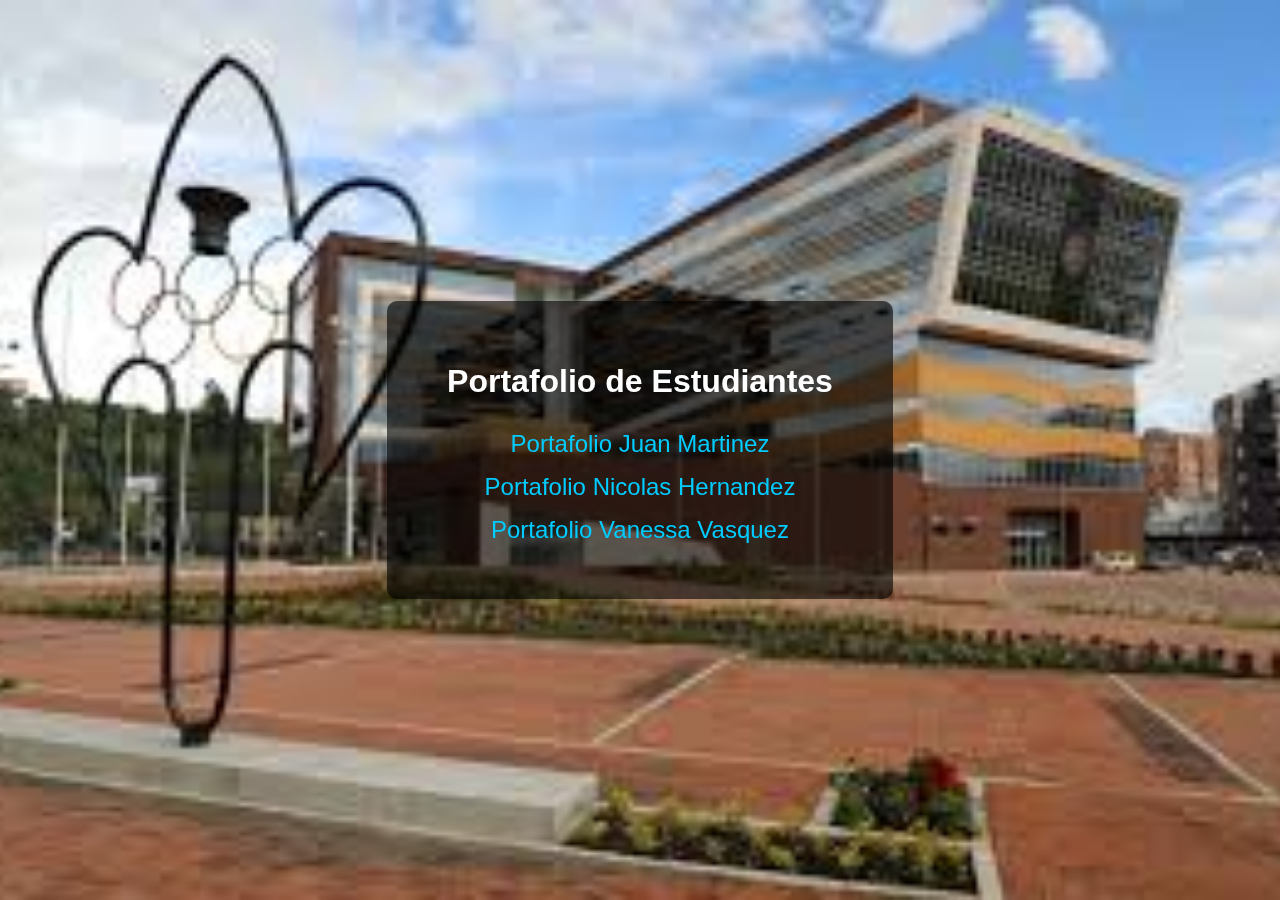
<file: index.html>
<!DOCTYPE html>
<html lang="es">
<head>
  <meta charset="UTF-8" />
  <meta name="viewport" content="width=device-width, initial-scale=1" />
  <title>Portafolios de Estudiantes</title>
  <link rel="stylesheet" href="css/styles.css" />
</head>
<body>
  <div class="background">
    <div class="container">
      <h1>Portafolio de Estudiantes</h1>
      <a href="pages/JuanRkt.html" target="_blank">Portafolio Juan Martinez</a>
      <a href="pages/Archi.html" target="_blank">Portafolio Nicolas Hernandez</a>
      <a href= "pages/Vanessa.html" target="_blank">Portafolio Vanessa Vasquez</a>
    </div>
  </div>
</body>
</html>
</file>
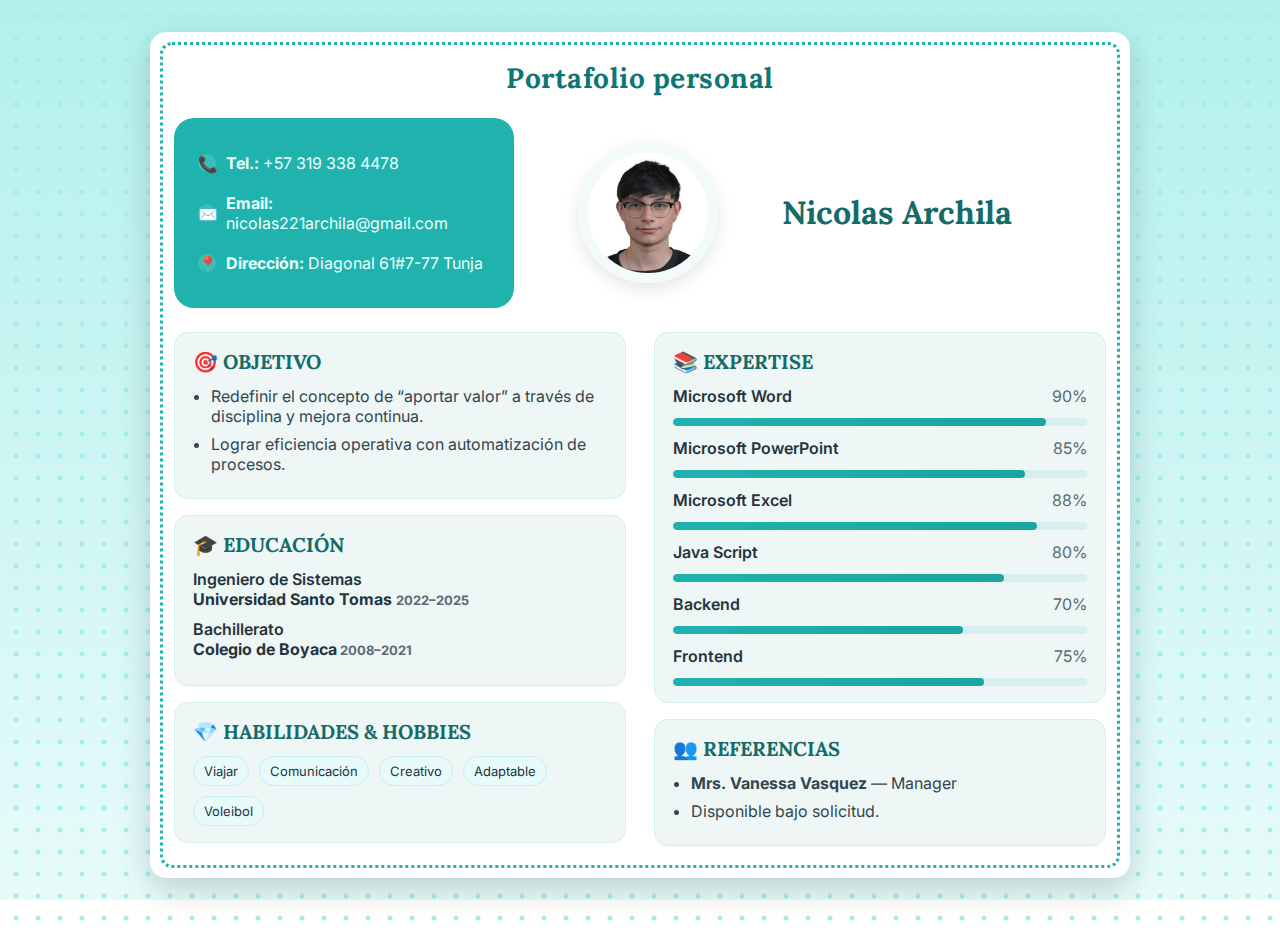
<file: pages/Archi.html>
<!DOCTYPE html>
<html lang="es">
<head>
  <meta charset="utf-8" />
  <meta name="viewport" content="width=device-width, initial-scale=1" />
  <title>Portafolio Personal – 1 página</title>
  <link rel="preconnect" href="https://fonts.gstatic.com" crossorigin>
  <link href="https://fonts.googleapis.com/css2?family=Inter:wght@300;400;600;800&family=Lora:wght@500;700&display=swap" rel="stylesheet">
  <style>
    :root{
      --accent:#20b3ad;         
      --accent-2:#1aa59f;
      --ink:#24343d;
      --muted:#5b6a72;
      --paper:#ffffff;
      --soft:#eef7f6;
    }
    *{box-sizing:border-box}
    html,body{height:100%}
    body{
      margin:0; font-family:Inter,system-ui,Segoe UI,Roboto,Helvetica,Arial,sans-serif;
      color:var(--ink); background:
        radial-gradient(circle at 16px 16px,#a4efe9 2px,transparent 3px) 0 0/22px 22px,
        linear-gradient(#b2f0ec,#e7fbfa) fixed; 
    }
    .page{max-width:980px; margin:32px auto; background:var(--paper); box-shadow:0 12px 32px rgba(2,26,34,.18);
      border-radius:16px; overflow:hidden; position:relative}
    .page:before{content:""; position:absolute; inset:10px; border:3px dotted var(--accent); pointer-events:none; border-radius:12px}

    header.hero{padding:28px 32px 12px; text-align:center}
    header.hero h1{font-family:Lora,Georgia,serif; letter-spacing:.5px; margin:0; font-size:28px; color:#0e7773}
    header.hero p{margin:10px auto 0; max-width:860px; color:var(--muted); font-size:14px}

    .top{display:grid; grid-template-columns:340px 1fr; gap:24px; padding:10px 24px 24px; align-items:stretch}
    .contact{
      background:var(--accent); color:#eaffff; border-radius:20px; padding:22px 22px 22px 24px; position:relative;
      display:flex; flex-direction:column; justify-content:center; min-height:190px;
    }
    .contact .row{display:flex; gap:10px; align-items:center; margin:10px 0}
    .contact .ico{width:18px; height:18px; display:inline-grid; place-items:center; background:#fff2; border-radius:50%}
    .contact a{color:#eaffff; text-decoration:none}

    .idblock{position:relative; padding-right:24px; display:flex; align-items:center; gap:24px}
    .avatar{position:relative; width:140px; height:140px; flex:0 0 140px; border-radius:50%; border:10px solid #f3fbfa; box-shadow:0 6px 18px rgba(0,0,0,.1); overflow:hidden}
    .avatar img{width:100%; height:100%; object-fit:cover; display:block}

    .who{display:flex; flex-direction:column}
    .who .name{font-family:Lora,Georgia,serif; font-weight:700; font-size:32px; line-height:1.1; margin:0; color:#156b68}
    .who .role{font-style:italic; font-size:18px; color:#2d8a86; margin-top:6px}

 
    .content{display:grid; grid-template-columns:1fr 1fr; gap:28px; padding:0 24px 32px 24px}
    section h3{display:flex; align-items:center; gap:10px; font-family:Lora,Georgia,serif; color:#156b68; font-size:20px; margin:0 0 12px}
    section h3 svg{color:var(--accent)}
    .card{background:var(--soft); border:1px solid #d3eeeb; border-radius:14px; padding:16px 18px;}
    .list{padding-left:18px; margin:8px 0 0}
    .list li{margin:8px 0; color:#33464f}
    .muted{color:var(--muted)}


    .item{margin:10px 0}
    .item .place{font-weight:700}
    .item .title{font-weight:600}
    .item .time{font-size:13px; color:var(--muted)}

  
    .meter{height:8px; background:#d7efee; border-radius:999px; position:relative; overflow:hidden}
    .meter::after{content:""; position:absolute; inset:0; width:var(--val,70%); background:linear-gradient(90deg,var(--accent),var(--accent-2)); border-radius:999px}
    .skill{display:grid; grid-template-columns:1fr auto; gap:10px; align-items:center; margin:12px 0}
    .skill .label{font-weight:600}

    .chips{display:flex; flex-wrap:wrap; gap:10px; margin-top:10px}
    .chip{background:#e8fbfa; border:1px solid #c8efec; padding:6px 10px; border-radius:999px; font-size:13px}

  
    @media (max-width:920px){
      .top{grid-template-columns:1fr}
      .content{grid-template-columns:1fr}
      .idblock{flex-direction:row}
    }
    @media print{
      body{background:#fff}
      .page{box-shadow:none}
      .page:before{display:none}
    }
  </style>
</head>
<body>
  <main class="page" id="cv">
    <header class="hero">
      <h1>Portafolio personal</h1>
    </header>

    <div class="top">
      <aside class="contact">
        <div class="row"><span class="ico">📞</span><span><strong>Tel.:</strong> <a href="tel:+573193384478">+57 319 338 4478</a></span></div>
        <div class="row"><span class="ico">✉️</span><span><strong>Email:</strong> <a href="mailto:nicolas221archila@gmail.com">nicolas221archila@gmail.com</a></span></div>
        <div class="row"><span class="ico">📍</span><span><strong>Dirección:</strong> Diagonal 61#7-77 Tunja</span></div>
      </aside>

      <div class="idblock">
        <figure class="avatar">

          <img id="avatar" src="../images/Archi.jpg" alt="Foto de perfil" />
        </figure>
        <div class="who">
          <h2 class="name">Nicolas Archila</h2>
        </div>
      </div>
    </div>

    <div class="content">
     
      <section>
        <div class="card">
          <h3>🎯 OBJETIVO</h3>
          <ul class="list">
            <li>Redefinir el concepto de “aportar valor” a través de disciplina y mejora continua.</li>
            <li>Lograr eficiencia operativa con automatización de procesos.</li>
          </ul>
        </div>

        <div class="card" style="margin-top:16px">
          <h3>🎓 EDUCACIÓN</h3>
          <div class="item">
            <div class="title">Ingeniero de Sistemas</div>
            <div class="place">Universidad Santo Tomas <span class="time"> 2022–2025</span></div>
          </div>
          <div class="item">
            <div class="title">Bachillerato</div>
            <div class="place">Colegio de Boyaca<span class="time"> 2008–2021</span></div>
          </div>
        </div>

        <div class="card" style="margin-top:16px">
          <h3>💎 HABILIDADES & HOBBIES</h3>
          <div class="chips">
            <span class="chip">Viajar</span>
            <span class="chip">Comunicación</span>
            <span class="chip">Creativo</span>
            <span class="chip">Adaptable</span>
            <span class="chip">Voleibol</span>
          </div>
        </div>
      </section>

    
      <section>
        <div class="card">
          <h3>📚 EXPERTISE</h3>
          <div class="skill"><span class="label">Microsoft Word</span> <span class="muted">90%</span></div>
          <div class="meter" style="--val:90%"></div>

          <div class="skill"><span class="label">Microsoft PowerPoint</span> <span class="muted">85%</span></div>
          <div class="meter" style="--val:85%"></div>

          <div class="skill"><span class="label">Microsoft Excel</span> <span class="muted">88%</span></div>
          <div class="meter" style="--val:88%"></div>

          <div class="skill"><span class="label">Java Script</span> <span class="muted">80%</span></div>
          <div class="meter" style="--val:80%"></div>

          <div class="skill"><span class="label">Backend</span> <span class="muted">70%</span></div>
          <div class="meter" style="--val:70%"></div>

          <div class="skill"><span class="label">Frontend</span> <span class="muted">75%</span></div>
          <div class="meter" style="--val:75%"></div>
        </div>

        

        <div class="card" style="margin-top:16px">
          <h3>👥 REFERENCIAS</h3>
          <ul class="list">
            <li><strong>Mrs. Vanessa Vasquez</strong> — Manager</li>
            <li>Disponible bajo solicitud.</li>
          </ul>
        </div>
      </section>
    </div>
  </main>

  <script>
  </script>
</body>
</html>
</file>
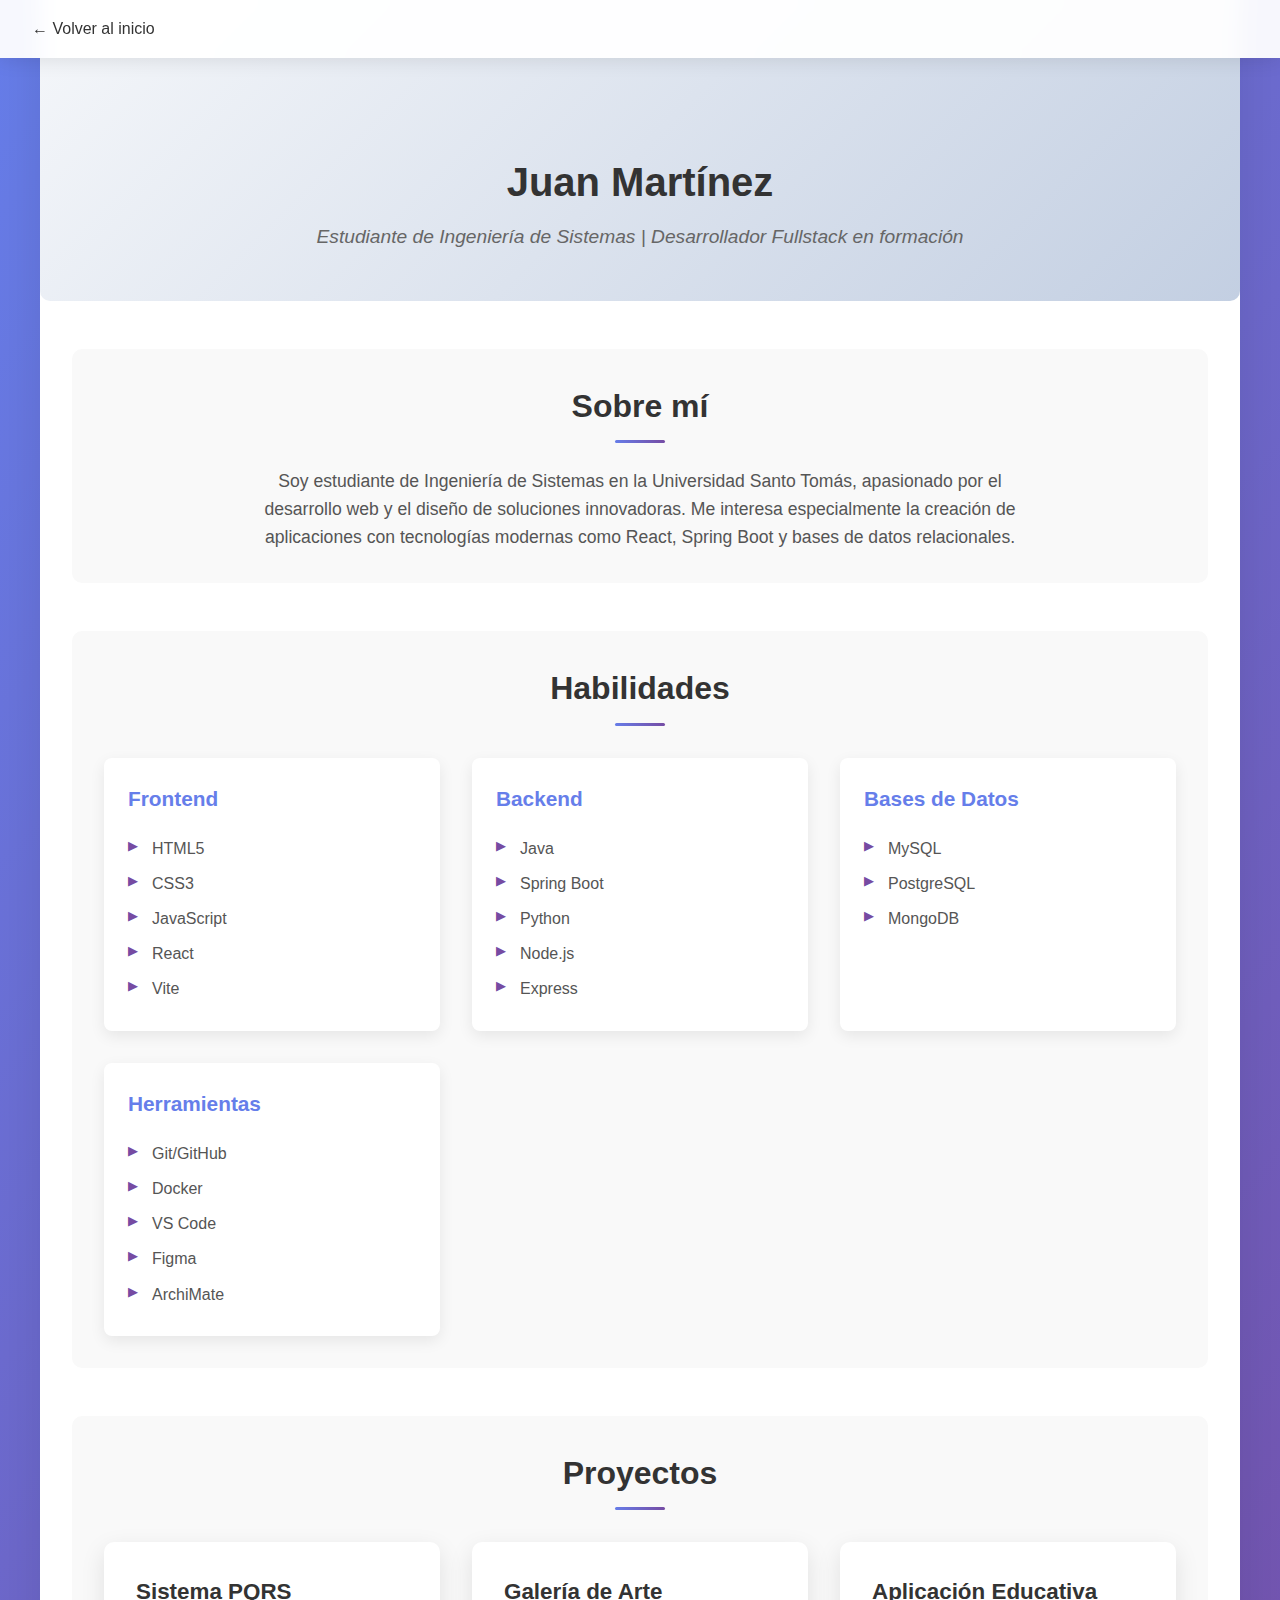
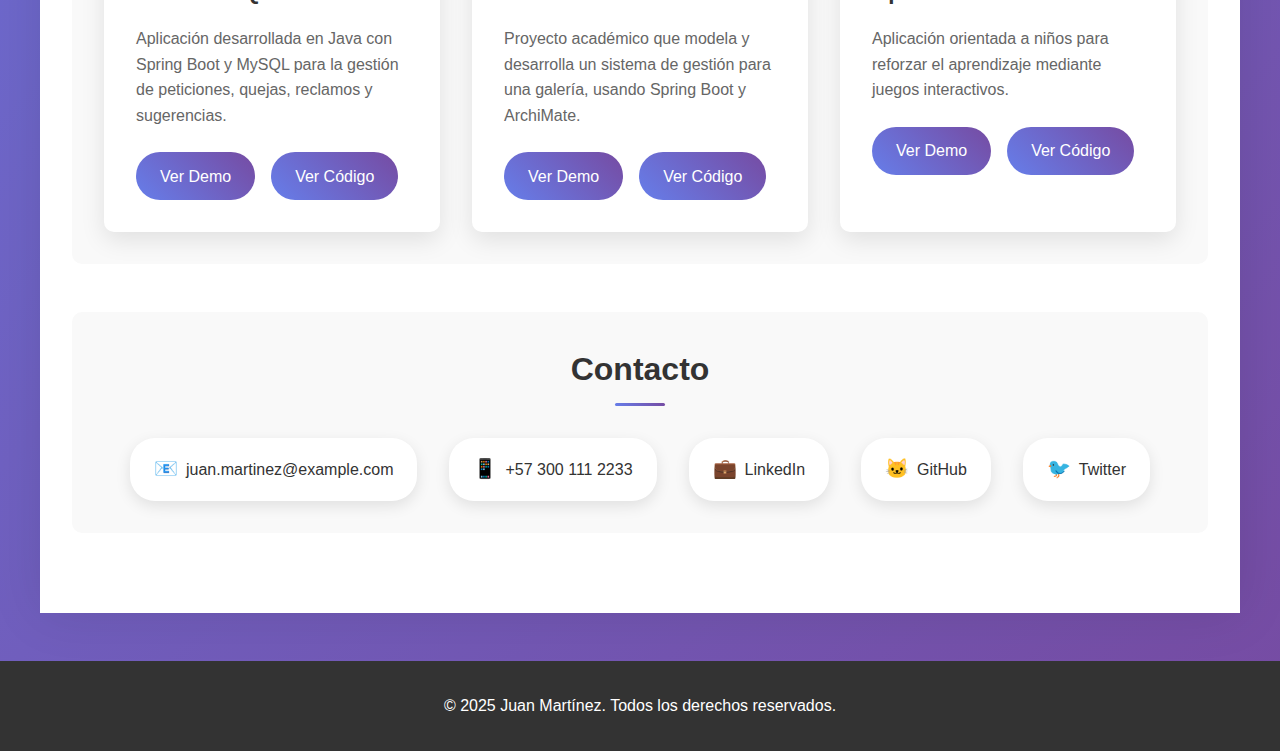
<file: pages/JuanRkt.html>
<!DOCTYPE html>
<html lang="es">
<head>
    <meta charset="UTF-8">
    <meta name="viewport" content="width=device-width, initial-scale=1.0">
    <title>Portfolio - Juan Martínez</title>
    <link rel="stylesheet" href="../css/style.css">
    <link rel="icon" href="../favicon.ico" type="image/x-icon">
</head>
<body>
    <nav>
        <a href="../index.html">← Volver al inicio</a>
    </nav>

    <main class="portfolio-container">
        <!-- 1. FOTO PERSONAL -->
        <section class="hero">
            <h1>Juan Martínez</h1>
            <p class="title">Estudiante de Ingeniería de Sistemas | Desarrollador Fullstack en formación</p>
        </section>

        <!-- 2. PRESENTACIÓN BREVE -->
        <section class="about">
            <h2>Sobre mí</h2>
            <p>
                Soy estudiante de Ingeniería de Sistemas en la Universidad Santo Tomás, apasionado por el desarrollo web y el diseño de soluciones innovadoras. 
                Me interesa especialmente la creación de aplicaciones con tecnologías modernas como React, Spring Boot y bases de datos relacionales.
            </p>
        </section>

        <!-- 3. HABILIDADES -->
        <section class="skills">
            <h2>Habilidades</h2>
            <div class="skills-grid">
                <div class="skill-category">
                    <h3>Frontend</h3>
                    <ul>
                        <li>HTML5</li>
                        <li>CSS3</li>
                        <li>JavaScript</li>
                        <li>React</li>
                        <li>Vite</li>
                    </ul>
                </div>
                <div class="skill-category">
                    <h3>Backend</h3>
                    <ul>
                        <li>Java</li>
                        <li>Spring Boot</li>
                        <li>Python</li>
                        <li>Node.js</li>
                        <li>Express</li>
                    </ul>
                </div>
                <div class="skill-category">
                    <h3>Bases de Datos</h3>
                    <ul>
                        <li>MySQL</li>
                        <li>PostgreSQL</li>
                        <li>MongoDB</li>
                    </ul>
                </div>
                <div class="skill-category">
                    <h3>Herramientas</h3>
                    <ul>
                        <li>Git/GitHub</li>
                        <li>Docker</li>
                        <li>VS Code</li>
                        <li>Figma</li>
                        <li>ArchiMate</li>
                    </ul>
                </div>
            </div>
        </section>

        <!-- 4. PROYECTOS -->
        <section class="projects">
            <h2>Proyectos</h2>
            <div class="projects-grid">
                <div class="project-card">
                    <h3>Sistema PQRS</h3>
                    <p>Aplicación desarrollada en Java con Spring Boot y MySQL para la gestión de peticiones, quejas, reclamos y sugerencias.</p>
                    <div class="project-links">
                        <a href="#" target="_blank">Ver Demo</a>
                        <a href="https://github.com/juan21ml/proyecto-pqrs" target="_blank">Ver Código</a>
                    </div>
                </div>
                <div class="project-card">
                    <h3>Galería de Arte</h3>
                    <p>Proyecto académico que modela y desarrolla un sistema de gestión para una galería, usando Spring Boot y ArchiMate.</p>
                    <div class="project-links">
                        <a href="#" target="_blank">Ver Demo</a>
                        <a href="https://github.com/juan21ml/galeria-arte" target="_blank">Ver Código</a>
                    </div>
                </div>
                <div class="project-card">
                    <h3>Aplicación Educativa</h3>
                    <p>Aplicación orientada a niños para reforzar el aprendizaje mediante juegos interactivos.</p>
                    <div class="project-links">
                        <a href="#" target="_blank">Ver Demo</a>
                        <a href="https://github.com/juan21ml/app-educativa" target="_blank">Ver Código</a>
                    </div>
                </div>
            </div>
        </section>

        <!-- 5. CONTACTO -->
        <section class="contact">
            <h2>Contacto</h2>
            <div class="contact-info">
                <div class="contact-item">
                    <span class="icon">📧</span>
                    <a href="mailto:juan.martinez@example.com">juan.martinez@example.com</a>
                </div>
                <div class="contact-item">
                    <span class="icon">📱</span>
                    <a href="tel:+573001112233">+57 300 111 2233</a>
                </div>
                <div class="contact-item">
                    <span class="icon">💼</span>
                    <a href="https://www.linkedin.com/in/juan21ml" target="_blank">LinkedIn</a>
                </div>
                <div class="contact-item">
                    <span class="icon">🐱</span>
                    <a href="https://github.com/juan21ml" target="_blank">GitHub</a>
                </div>
                <div class="contact-item">
                    <span class="icon">🐦</span>
                    <a href="https://twitter.com/juan21ml" target="_blank">Twitter</a>
                </div>
            </div>
        </section>
    </main>

    <footer>
        <p>&copy; 2025 Juan Martínez. Todos los derechos reservados.</p>
    </footer>
</body>
</html>
</file>
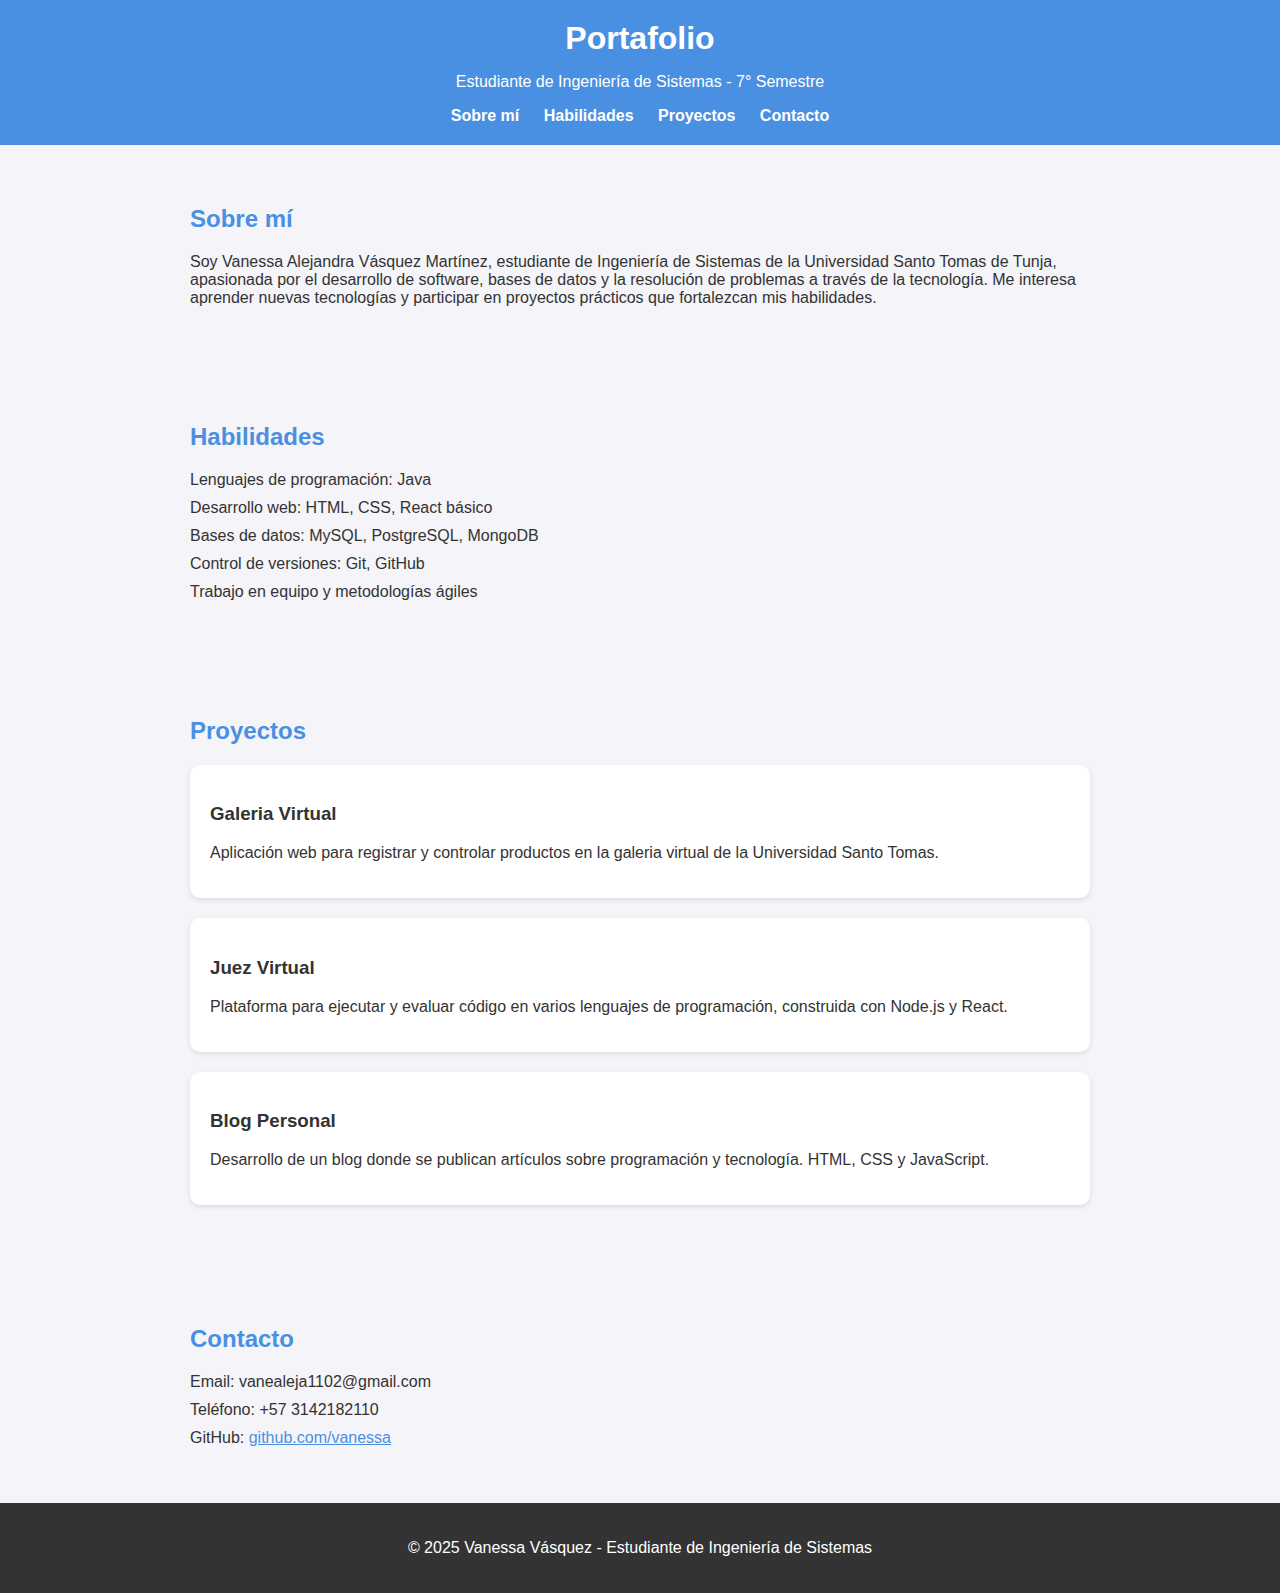
<file: pages/Vanessa.html>
<!DOCTYPE html>
<html lang="es">
<head>
    <meta charset="UTF-8">
    <meta name="viewport" content="width=device-width, initial-scale=1.0">
    <title>Portafolio - Estudiante de Ingeniería de Sistemas</title>
    <style>
        body {
            font-family: Arial, sans-serif;
            margin: 0;
            padding: 0;
            background: #f4f4f9;
            color: #333;
        }
        header {
            background: #4a90e2;
            color: white;
            padding: 20px 0;
            text-align: center;
        }
        header h1 {
            margin: 0;
        }
        header nav {
            margin-top: 10px;
        }
        header nav a {
            color: white;
            margin: 0 10px;
            text-decoration: none;
            font-weight: bold;
        }
        header nav a:hover {
            text-decoration: underline;
        }
        section {
            padding: 40px 20px;
            max-width: 900px;
            margin: 0 auto;
        }
        section h2 {
            color: #4a90e2;
            margin-bottom: 20px;
        }
        ul {
            list-style: none;
            padding: 0;
        }
        ul li {
            margin-bottom: 10px;
        }
        .project {
            background: white;
            padding: 20px;
            margin-bottom: 20px;
            border-radius: 10px;
            box-shadow: 0 2px 5px rgba(0,0,0,0.1);
        }
        footer {
            text-align: center;
            padding: 20px 0;
            background: #333;
            color: white;
        }
        a {
            color: #4a90e2;
        }
    </style>
</head>
<body>
    <header>
        <h1>Portafolio</h1>
        <p>Estudiante de Ingeniería de Sistemas - 7° Semestre</p>
        <nav>
            <a href="#about">Sobre mí</a>
            <a href="#skills">Habilidades</a>
            <a href="#projects">Proyectos</a>
            <a href="#contact">Contacto</a>
        </nav>
    </header>

    <section id="about">
        <h2>Sobre mí</h2>
        <p>Soy Vanessa Alejandra Vásquez Martínez, estudiante de Ingeniería de Sistemas de la Universidad Santo Tomas de Tunja, apasionada por el desarrollo de software, bases de datos y la resolución de problemas a través de la tecnología. Me interesa aprender nuevas tecnologías y participar en proyectos prácticos que fortalezcan mis habilidades.</p>
    </section>

    <section id="skills">
        <h2>Habilidades</h2>
        <ul>
            <li>Lenguajes de programación: Java</li>
            <li>Desarrollo web: HTML, CSS, React básico</li>
            <li>Bases de datos: MySQL, PostgreSQL, MongoDB</li>
            <li>Control de versiones: Git, GitHub</li>
            <li>Trabajo en equipo y metodologías ágiles</li>
        </ul>
    </section>

    <section id="projects">
        <h2>Proyectos</h2>
        <div class="project">
            <h3>Galeria Virtual</h3>
            <p>Aplicación web para registrar y controlar productos en la galeria virtual de la Universidad Santo Tomas.</p>
        </div>
        <div class="project">
            <h3>Juez Virtual</h3>
            <p>Plataforma para ejecutar y evaluar código en varios lenguajes de programación, construida con Node.js y React.</p>
        </div>
        <div class="project">
            <h3>Blog Personal</h3>
            <p>Desarrollo de un blog donde se publican artículos sobre programación y tecnología. HTML, CSS y JavaScript.</p>
        </div>
    </section>

    <section id="contact">
        <h2>Contacto</h2>
        <ul>
            <li>Email: vanealeja1102@gmail.com</li>
            <li>Teléfono: +57 3142182110</li>
            <li>GitHub: <a href="https://github.com/VaneAleja-1102">github.com/vanessa</a></li>
        </ul>
    </section>

    <footer>
        <p>&copy; 2025 Vanessa Vásquez - Estudiante de Ingeniería de Sistemas</p>
    </footer>
</body>
</html>
</file>
<file: css/styles.css>
/* Estilo para que la imagen sea de fondo y ocupe toda la ventana */
body, html {
  height: 100%;
  margin: 0;
  font-family: Arial, sans-serif;
  color: white;
}

.background {
  /* Cambia 'universidad.jpg' por el nombre de tu imagen dentro de la carpeta images */
  background-image: url('../images/Usantoto.jpg');
  background-position: center;
  background-repeat: no-repeat;
  background-size: cover;
  height: 100%;
  display: flex;
  justify-content: center;
  align-items: center;
  text-align: center;
  backdrop-filter: brightness(0.6);
}

.container {
  background: rgba(0, 0, 0, 0.6); /* Fondo semitransparente para texto */
  padding: 40px 60px;
  border-radius: 10px;
}

h1 {
  margin-bottom: 30px;
}

a {
  display: block;
  margin: 15px 0;
  text-decoration: none;
  color: #00ccff;
  font-size: 1.5em;
  transition: color 0.3s ease;
}

a:hover {
  color: #ffcc00;
}
</file>
<file: css/style.css>
/* Reset y configuración base */
* {
    margin: 0;
    padding: 0;
    box-sizing: border-box;
}

body {
    font-family: 'Segoe UI', Tahoma, Geneva, Verdana, sans-serif;
    line-height: 1.6;
    color: #333;
    background: linear-gradient(135deg, #667eea 0%, #764ba2 100%);
    min-height: 100vh;
}

/* Navegación */
nav {
    position: fixed;
    top: 0;
    left: 0;
    width: 100%;
    background: rgba(255, 255, 255, 0.95);
    backdrop-filter: blur(10px);
    padding: 1rem 2rem;
    z-index: 1000;
    box-shadow: 0 2px 20px rgba(0, 0, 0, 0.1);
}

nav a {
    color: #333;
    text-decoration: none;
    font-weight: 500;
    transition: color 0.3s ease;
}

nav a:hover {
    color: #667eea;
}

/* Container principal */
.portfolio-container {
    max-width: 1200px;
    margin: 0 auto;
    padding: 100px 2rem 2rem;
    background: white;
    margin-top: 0;
    margin-bottom: 0;
    box-shadow: 0 0 50px rgba(0, 0, 0, 0.1);
}

/* Sección Hero */
.hero {
    text-align: center;
    padding: 3rem 0;
    background: linear-gradient(135deg, #f5f7fa 0%, #c3cfe2 100%);
    margin: -100px -2rem 3rem -2rem;
    padding-top: 150px;
}

.photo-container {
    margin-bottom: 2rem;
}

.profile-photo {
    width: 200px;
    height: 200px;
    border-radius: 50%;
    object-fit: cover;
    border: 6px solid white;
    box-shadow: 0 10px 30px rgba(0, 0, 0, 0.2);
    transition: transform 0.3s ease;
}

.profile-photo:hover {
    transform: scale(1.05);
}

.hero h1 {
    font-size: 2.5rem;
    margin-bottom: 0.5rem;
    color: #333;
}

.hero .title {
    font-size: 1.2rem;
    color: #666;
    font-style: italic;
}

/* Secciones generales */
section {
    margin-bottom: 3rem;
    padding: 2rem;
    border-radius: 10px;
    background: #f9f9f9;
}

section h2 {
    font-size: 2rem;
    margin-bottom: 1.5rem;
    color: #333;
    text-align: center;
    position: relative;
}

section h2::after {
    content: '';
    display: block;
    width: 50px;
    height: 3px;
    background: linear-gradient(45deg, #667eea, #764ba2);
    margin: 0.5rem auto;
    border-radius: 2px;
}

/* Sobre mí */
.about p {
    font-size: 1.1rem;
    text-align: center;
    max-width: 800px;
    margin: 0 auto;
    color: #555;
}

/* Habilidades */
.skills-grid {
    display: grid;
    grid-template-columns: repeat(auto-fit, minmax(250px, 1fr));
    gap: 2rem;
    margin-top: 2rem;
}

.skill-category {
    background: white;
    padding: 1.5rem;
    border-radius: 8px;
    box-shadow: 0 5px 15px rgba(0, 0, 0, 0.08);
    transition: transform 0.3s ease;
}

.skill-category:hover {
    transform: translateY(-5px);
}

.skill-category h3 {
    color: #667eea;
    margin-bottom: 1rem;
    font-size: 1.3rem;
}

.skill-category ul {
    list-style: none;
}

.skill-category li {
    padding: 0.3rem 0;
    color: #555;
    position: relative;
    padding-left: 1.5rem;
}

.skill-category li::before {
    content: '▶';
    position: absolute;
    left: 0;
    color: #764ba2;
    font-size: 0.8rem;
}

/* Proyectos */
.projects-grid {
    display: grid;
    grid-template-columns: repeat(auto-fit, minmax(300px, 1fr));
    gap: 2rem;
    margin-top: 2rem;
}

.project-card {
    background: white;
    padding: 2rem;
    border-radius: 10px;
    box-shadow: 0 8px 25px rgba(0, 0, 0, 0.1);
    transition: all 0.3s ease;
}

.project-card:hover {
    transform: translateY(-10px);
    box-shadow: 0 15px 35px rgba(0, 0, 0, 0.2);
}

.project-card h3 {
    color: #333;
    margin-bottom: 1rem;
    font-size: 1.4rem;
}

.project-card p {
    color: #666;
    margin-bottom: 1.5rem;
}

.project-links {
    display: flex;
    gap: 1rem;
}

.project-links a {
    padding: 0.7rem 1.5rem;
    background: linear-gradient(45deg, #667eea, #764ba2);
    color: white;
    text-decoration: none;
    border-radius: 25px;
    font-weight: 500;
    transition: all 0.3s ease;
}

.project-links a:hover {
    transform: translateY(-2px);
    box-shadow: 0 5px 15px rgba(102, 126, 234, 0.4);
}

/* Contacto */
.contact-info {
    display: flex;
    justify-content: center;
    flex-wrap: wrap;
    gap: 2rem;
    margin-top: 2rem;
}

.contact-item {
    display: flex;
    align-items: center;
    gap: 0.5rem;
    padding: 1rem 1.5rem;
    background: white;
    border-radius: 25px;
    box-shadow: 0 5px 15px rgba(0, 0, 0, 0.1);
    transition: all 0.3s ease;
}

.contact-item:hover {
    transform: translateY(-3px);
    box-shadow: 0 8px 25px rgba(0, 0, 0, 0.15);
}

.contact-item .icon {
    font-size: 1.2rem;
}

.contact-item a {
    color: #333;
    text-decoration: none;
    font-weight: 500;
}

.contact-item a:hover {
    color: #667eea;
}

/* Footer */
footer {
    text-align: center;
    padding: 2rem;
    background: #333;
    color: white;
    margin-top: 3rem;
}

/* Página principal de índice */
.team-grid {
    display: grid;
    grid-template-columns: repeat(auto-fit, minmax(300px, 1fr));
    gap: 2rem;
    padding: 2rem;
    max-width: 1000px;
    margin: 0 auto;
}

.team-member {
    background: white;
    padding: 2rem;
    border-radius: 15px;
    text-align: center;
    box-shadow: 0 10px 30px rgba(0, 0, 0, 0.1);
    transition: all 0.3s ease;
}

.team-member:hover {
    transform: translateY(-10px);
    box-shadow: 0 20px 40px rgba(0, 0, 0, 0.2);
}

.team-member img {
    width: 150px;
    height: 150px;
    border-radius: 50%;
    object-fit: cover;
    margin-bottom: 1rem;
    border: 4px solid #667eea;
}

.team-member h3 {
    color: #333;
    margin-bottom: 0.5rem;
}

.team-member p {
    color: #666;
    margin-bottom: 1.5rem;
}

.team-member a {
    display: inline-block;
    padding: 0.8rem 2rem;
    background: linear-gradient(45deg, #667eea, #764ba2);
    color: white;
    text-decoration: none;
    border-radius: 25px;
    font-weight: 500;
    transition: all 0.3s ease;
}

.team-member a:hover {
    transform: translateY(-2px);
    box-shadow: 0 5px 15px rgba(102, 126, 234, 0.4);
}

/* Responsive */
@media (max-width: 768px) {
    .portfolio-container {
        padding: 80px 1rem 1rem;
    }
    
    .hero {
        margin: -80px -1rem 2rem -1rem;
        padding-top: 120px;
    }
    
    .hero h1 {
        font-size: 2rem;
    }
    
    .skills-grid,
    .projects-grid {
        grid-template-columns: 1fr;
    }
    
    .contact-info {
        flex-direction: column;
        align-items: center;
    }
    
    nav {
        padding: 1rem;
    }
}
</file>
